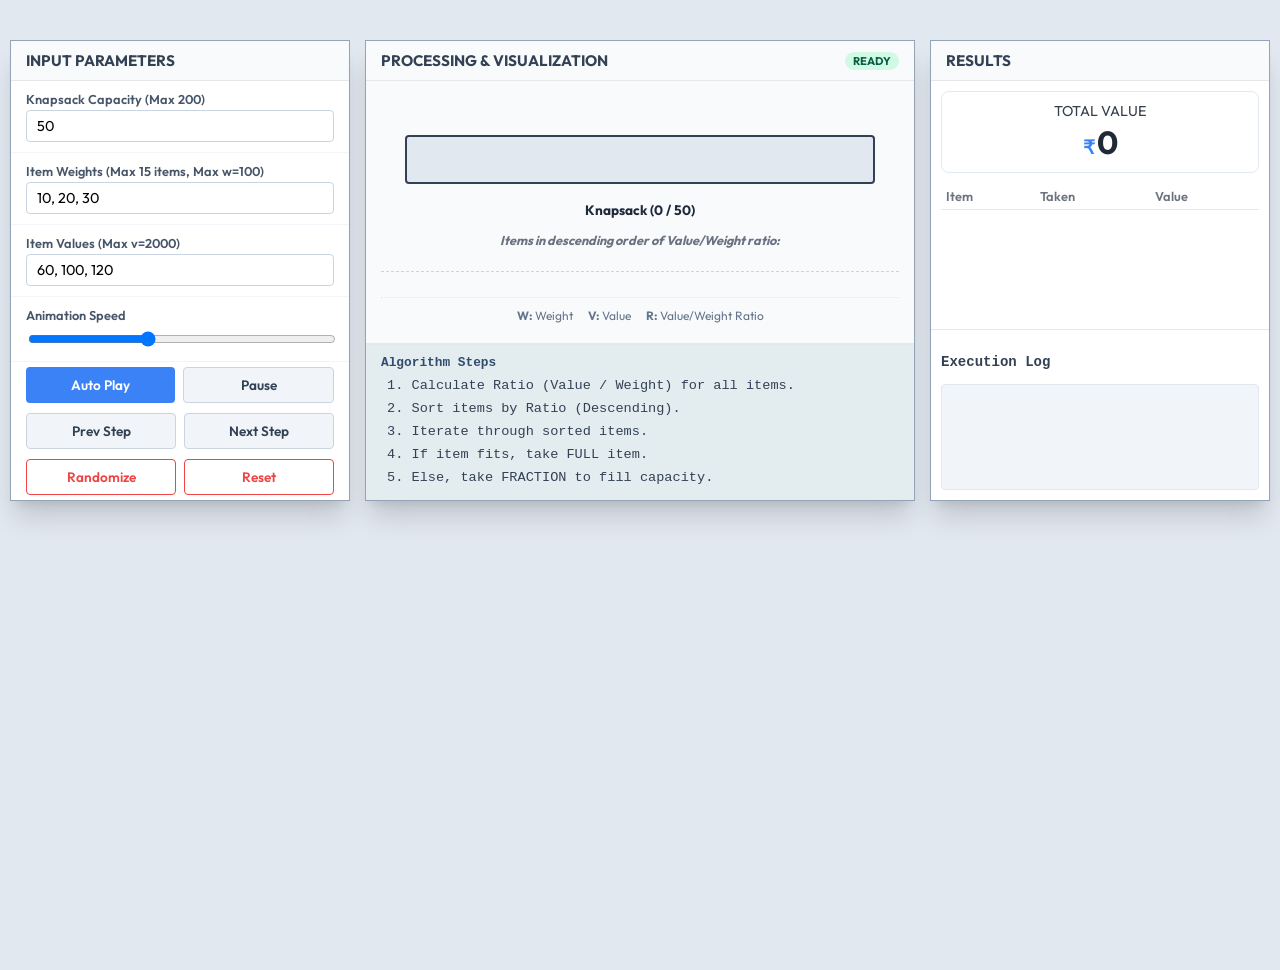
<file: simulation/index.html>
<!DOCTYPE html>
<html lang="en">

<head>
	<meta charset="UTF-8">
	<meta name="viewport" content="width=device-width, initial-scale=1.0">
	<title>Fractional Knapsack Simulation</title>

	<!-- Google Fonts -->
	<link rel="preconnect" href="https://fonts.googleapis.com">
	<link rel="preconnect" href="https://fonts.gstatic.com" crossorigin>
	<link href="https://fonts.googleapis.com/css2?family=Outfit:wght@300;400;600;700&display=swap" rel="stylesheet">

	<link rel="stylesheet" href="css/main.css">
</head>

<body>

<!-- Knapsack Explanation Popup -->
<div id="knapsackPopup" style="
    display:none;
    position: absolute;
    top: 10px;
    left: 50%;
    transform: translateX(-50%);
    background: #ffffff;
    border: 2px solid #3b82f6;
    border-radius: 8px;
    box-shadow: 0 10px 25px rgba(0,0,0,0.25);
    padding: 16px 18px;
    width: 420px;
    z-index: 50;
">
    <h3 style="margin:0 0 8px;color:#1e40af;">
        Why is the Knapsack not fully filled?
    </h3>

    <p style="font-size:0.85rem; color:#334155; line-height:1.5; margin:0;">
        The total weight of all available items is
        <b>less than the knapsack capacity</b>.
        Since no more items are available (even fractionally),
        the knapsack remains partially empty.
    </p>

    <p style="font-size:0.85rem; color:#334155; line-height:1.5;">
        This is a <b>valid optimal outcome</b> in the Fractional Knapsack algorithm.
    </p>

    <div style="text-align:right;">
        <button onclick="closeKnapsackPopup()" style="
            padding:5px 12px;
            background:#3b82f6;
            color:white;
            border:none;
            border-radius:4px;
            cursor:pointer;
            font-size:0.8rem;
        ">
            OK
        </button>
    </div>
</div>


<body>

	<div class="app-container">
		<div class="main-grid">

			<!-- INPUT PANEL -->
			<div class="glass-panel input-panel">
				<div class="panel-header">
					<h2>Input Parameters</h2>
				</div>

				<div class="input-group">
					<label for="capacity">Knapsack Capacity (Max 200)</label>
					<input type="number" id="capacity" value="50" min="1" max="200" placeholder="1-200">
				</div>

				<div class="input-group">
					<label for="weights">Item Weights (Max 15 items, Max w=100)</label>
					<input type="text" id="weights" value="10, 20, 30" placeholder="e.g. 10, 20, 30">
				</div>

				<div class="input-group">
					<label for="values">Item Values (Max v=2000)</label>
					<input type="text" id="values" value="60, 100, 120" placeholder="e.g. 60, 100, 120">
				</div>

				<div class="input-group">
					<label for="speedRange">Animation Speed</label>
					<input type="range" id="speedSlider" min="50" max="2000" step="1" value="800" />

					<div class="range-labels">
					</div>
				</div>

				<div class="btn-group">
					<button id="autoPlayBtn" class="primary-btn">Auto Play</button>
					<button id="pauseBtn" class="secondary-btn">Pause</button>
				</div>
				<div class="btn-group sub-controls">
					<button id="prevBtn" class="secondary-btn">Prev Step</button>
					<button id="nextBtn" class="secondary-btn">Next Step</button>
				</div>
				<div class="btn-group">
					<button id="randomBtn" class="outline-btn">Randomize</button>
					<button id="resetBtn" class="outline-btn">Reset</button>
				</div>
			</div>

			<!-- PROCESSING PANEL -->
			<div class="glass-panel processing-panel">
				<div class="panel-header">
					<h2>Processing & Visualization</h2>
					<span id="statusTag" class="status-tag">Ready</span>
				</div>

				<div class="viz-container" id="vizContainer">

					<div class="items-pool-section">
						<div class="section-label">Items in descending order of Value/Weight ratio:</div>
						<div id="itemsContainer" class="items-row">
							<!-- JS will inject items here -->
						</div>
					</div>

					<div class="knapsack-wrapper">
						<div class="knapsack-container">
							<div id="knapsackFill" class="knapsack-fill"></div>
						</div>
						<div class="knapsack-label">Knapsack (<span id="currentWeightDisplay">0</span> / <span
								id="capacityDisplay">50</span>)</div>
					</div>

					<div class="viz-legend">
						<span><b>W:</b> Weight</span>
						<span><b>V:</b> Value</span>
						<span><b>R:</b> Value/Weight Ratio</span>
					</div>
				</div>

				<!-- Algorithm Steps -->
				<div class="pseudocode-section">
					<h3>Algorithm Steps</h3>
					<ul class="steps-list">
						<li id="step-0">1. Calculate Ratio (Value / Weight) for all items.</li>
						<li id="step-1">2. Sort items by Ratio (Descending).</li>
						<li id="step-2">3. Iterate through sorted items.</li>
						<li id="step-3">4. If item fits, take FULL item.</li>
						<li id="step-4">5. Else, take FRACTION to fill capacity.</li>
					</ul>
				</div>
			</div>

			<!-- OUTPUT PANEL -->
			<div class="glass-panel output-panel">
				<div class="panel-header">
					<h2>Results</h2>
				</div>

				<div class="result-card">
					<h3>Total Value</h3>
					<div id="totalValueCheck" class="total-value">0</div>
				</div>

				<div class="result-details">
					<div id="resultList" class="result-list">
						<!-- Table will go here -->
						<table class="result-table">
							<thead>
								<tr>
									<th>Item</th>
									<th>Taken</th>
									<th>Value</th>
								</tr>
							</thead>
							<tbody id="resultBody">
							</tbody>
						</table>
					</div>
				</div>

				<div class="log-console">
					<h3>Execution Log</h3>
					<div id="logArea" class="log-area"></div>
				</div>
			</div>

		</div>
	</div>

	<script src="js/main.js"></script>
<script src="../assets/js/iframeResize.js"></script>
        
        </body>

</html>
</file>
<file: simulation/css/main.css>
:root {
    --primary-color: #3b82f6;
    --primary-hover: #2563eb;
    --secondary-color: #64748b;
    --accent-color: #0ea5e9;
    --panel-bg: #ffffff;
    --text-main: #1f2937;
    --text-muted: #6b7280;
    --border-color: #e5e7eb;
    --shadow: 0 4px 6px -1px rgba(0, 0, 0, 0.1), 0 2px 4px -1px rgba(0, 0, 0, 0.06);
    --radius: 8px;
    --font-heading: 'Outfit', sans-serif;
    --font-body: 'Outfit', sans-serif;
}

body {
    margin: 0;
    padding: 0;
    font-family: var(--font-body);
    background: #e2e8f0;
    /* Darker background for better contrast */
    background-size: cover;
    background-attachment: fixed;
    background-position: center 6px;
    color: var(--text-main);
    min-height: 100vh;
    overflow-x: hidden;
    overflow-y: auto;
}

/* MAIN LAYOUT */
.app-container {
    max-width: 1400px;
    margin: 30px auto 40px auto;
    padding: 10px;
    display: flex;
    flex-direction: column;
    min-height: 100vh;
    box-sizing: border-box;
    justify-content: flex-start;
}

.main-grid {
    display: grid;
    grid-template-columns: 340px 1fr 340px;
    gap: 15px;
    /* Reduced gap */
    min-height: auto;
    overflow: visible;
}

/* PANELS */
.glass-panel {
    background: var(--panel-bg);
    box-shadow: 0 20px 25px -5px rgba(0, 0, 0, 0.15), 0 8px 10px -6px rgba(0, 0, 0, 0.1);
    /* Stronger shadow */
    border: 1px solid #94a3b8;
    /* Darker border */
    display: flex;
    flex-direction: column;
    overflow: visible;
    /* Reduced min heights specifically */
}

.panel-header {
    padding: 10px 15px;
    /* Compact */
    background: #f8fafc;
    border-bottom: 1px solid var(--border-color);
    display: flex;
    justify-content: space-between;
    align-items: center;
}

.panel-header h2 {
    margin: 0;
    font-size: 0.95rem;
    /* Slightly smaller */
    font-weight: 700;
    color: #334155;
    text-transform: uppercase;
}

/* INPUT STYLES */
.input-panel {
    padding: 0;
}

.input-panel .input-group {
    padding: 10px 15px;
    /* Compact */
    border-bottom: 1px solid #f1f5f9;
}

.input-panel label {
    display: block;
    margin-bottom: 3px;
    font-size: 0.8rem;
    font-weight: 600;
    color: #475569;
}

.input-panel input[type="text"],
.input-panel input[type="number"] {
    width: 100%;
    padding: 6px 10px;
    border: 1px solid #cbd5e1;
    border-radius: 4px;
    font-family: var(--font-body);
    font-size: 0.9rem;
    outline: none;
    box-sizing: border-box;
    background: #ffffff;
}

input[type="range"] {
    width: 100%;
    margin-top: 5px;
    cursor: pointer;
}

/* BUTTONS */
.btn-group {
    padding: 5px 15px;
    display: flex;
    gap: 8px;
    justify-content: stretch;
}

.sub-controls {
    padding: 5px 15px;
}

button {
    padding: 8px;
    border: none;
    border-radius: 4px;
    font-family: var(--font-body);
    font-weight: 600;
    cursor: pointer;
    font-size: 0.85rem;
    flex: 1;
}

.primary-btn {
    background: var(--primary-color);
    color: white;
}

.primary-btn:hover {
    background: var(--primary-hover);
}

.secondary-btn {
    background: #f1f5f9;
    color: #334155;
    border: 1px solid #cbd5e1;
}

.secondary-btn:hover {
    background: #e2e8f0;
}

.outline-btn {
    background: white;
    border: 1px solid #ef4444;
    color: #ef4444;
}

.outline-btn:hover {
    background: #fef2f2;
}

/* PROCESSING VISUALIZATION */
.processing-panel {
    display: flex;
    flex-direction: column;
}

.viz-container {
    flex: 2;
    background: #f8fafc;
    border-bottom: 1px solid var(--border-color);
    display: flex;
    flex-direction: column;
    align-items: center;
    justify-content: flex-start;
    padding: 15px;
    overflow-y: auto;
    /* User request: Make middle section scrollable */
    position: relative;
    justify-content: start;
    /* Reset from evenly */
}

.items-pool-section {
    width: 100%;
    border-bottom: 1px dashed #cbd5e1;
    display: flex;
    flex-direction: column;
    align-items: center;
    padding-bottom: 15px;
    margin-bottom: 15px;
    margin-top: 25px;
    order: 2;
}

.section-label {
    font-size: 0.8rem;
    color: var(--text-muted);
    margin-bottom: 8px;
    font-weight: 700;
    font-style: italic;
    width: 100%;
    text-align: center;
}

.items-row {
    display: flex;
    flex-wrap: wrap;
    gap: 8px;
    justify-content: center;
}

/* ITEM CARD */
.item-card {
    width: 60px;
    /* Smaller */
    background: white;
    border: 1px solid #e2e8f0;
    border-radius: 4px;
    text-align: center;
    padding: 4px;
    box-shadow: 0 1px 2px rgba(0, 0, 0, 0.1);
    transition: transform 0.2s;
    display: flex;
    flex-direction: column;
    align-items: center;
}

.item-card.active {
    border-color: var(--primary-color);
    box-shadow: 0 0 0 2px var(--primary-color);
    transform: translateY(-2px);
}

.item-card.taken {
    background: #f0fdf4;
    border-color: #22c55e;
    opacity: 0.7;
}

.item-visual {
    width: 100%;
    height: 30px;
    border-radius: 2px;
    margin-bottom: 2px;
    color: white;
    font-size: 0.7rem;
    display: flex;
    align-items: center;
    justify-content: center;
    font-weight: bold;
    flex-shrink: 0;
}

.item-info {
    font-size: 0.65rem;
    color: #334155;
}

.item-ratio {
    font-size: 0.6rem;
    color: var(--primary-color);
    font-weight: 700;
}

/* KNAPSACK */
.knapsack-wrapper {
    display: flex;
    flex-direction: column;
    align-items: center;
    width: 90%;
    margin-bottom: 15px;
    order: 1;
}

.knapsack-container {
    width: 100%;
    height: 40px;
    /* Slightly smaller but not 35 */
    border: 2px solid #334155;
    border-radius: 4px;
    background: #e2e8f0;
    position: relative;
    overflow: hidden;
}

.knapsack-fill {
    height: 100%;
    width: 0%;
    background: repeating-linear-gradient(45deg, var(--accent-color), var(--accent-color) 10px, #0891b2 10px, #0891b2 20px);
    transition: width 0.3s ease-in-out;
}

.knapsack-label {
    position: absolute;
    width: 100%;
    text-align: center;
    top: 50%;
    transform: translateY(-50%);
    font-weight: bold;
    color: #0f172a;
    pointer-events: none;
    z-index: 5;
    font-size: 0.8rem;
}

/* LEGEND */
/* LEGEND */
.viz-legend {
    position: relative;
    /* User preferred scrollable option with no overlap */
    bottom: auto;
    left: auto;
    margin-top: 10px;
    width: 100%;
    display: flex;
    justify-content: center;
    gap: 15px;
    background: transparent;
    padding: 5px 0;
    font-size: 0.75rem;
    color: #64748b;
    border-top: 1px dotted #e2e8f0;
    padding-top: 10px;
    order: 3;
}



/* PSEUDOCODE - COMPACT */
.pseudocode-section {
    flex: 0 0 auto;
    background: #e3edf0;
    color: #334155;
    padding: 10px 15px;
    font-family: 'Consolas', monospace;
    font-size: 0.85rem;
    overflow-y: visible;
    border-top: 1px solid var(--border-color);
    height: auto;
    /* Restored from fixed 140px */
}

.pseudocode-section h3 {
    display: block;
    margin: 0 0 5px 0;
    font-size: 0.8rem;
    color: #324c70;
}

.steps-list {
    list-style: none;
    padding: 0;
    margin: 0;
}

.steps-list li {
    padding: 3px 6px;
    margin-bottom: 2px;
    border-radius: 2px;
}

.steps-list li.active-step {
    background: #3b82f6;
    color: white;
}

/* OUTPUT */
.output-panel .result-card {
    text-align: center;
    padding: 10px;
    background: white;
    border: 1px solid #e2e8f0;
    color: var(--text-main);
    margin: 10px;
    border-radius: 8px;
}

.total-value {
    font-size: 2rem;
    font-weight: 700;
    margin-top: 2px;
    display: flex;
    justify-content: center;
    align-items: baseline;
}

.total-value::before {
    content: '₹';
    color: var(--primary-color);
    font-size: 1.2rem;
    margin-right: 2px;
}

.result-card h3 {
    margin: 0;
    font-weight: 400;
    font-size: 0.9rem;
    opacity: 0.9;
    text-transform: uppercase;
}

.result-details {
    padding: 0 10px;
    flex: 1;
    overflow-y: auto;
    display: flex;
    flex-direction: column;
}

/* RESULT TABLE STYLE */
.result-table {
    width: 100%;
    border-collapse: collapse;
    font-size: 0.8rem;
}

.result-table th,
.result-table td {
    padding: 5px;
    border-bottom: 1px solid #e2e8f0;
    text-align: left;
}

.result-table th {
    font-weight: 600;
    color: var(--text-muted);
}

.result-table td:last-child {
    text-align: right;
    font-weight: 600;
}

/* LOGS */
.log-console {
    background: #ffffff;
    color: #334155;
    font-family: 'Consolas', monospace;
    font-size: 0.75rem;
    padding: 10px;
    border-top: 1px solid #e2e8f0;
    height: 150px;
    /* Restored from 90px */
    display: flex;
    flex-direction: column;
}

.log-area {
    background: #f1f5f9;
    border: 1px solid #e2e8f0;
    border-radius: 4px;
    padding: 4px;
    flex: 1;
    overflow-y: auto;
}

.status-tag {
    background: #d1fae5;
    color: #065f46;
    padding: 2px 8px;
    border-radius: 99px;
    font-size: 0.7rem;
    font-weight: 700;
    text-transform: uppercase;
}

@media (max-width: 1100px) {
    .main-grid {
        grid-template-columns: 1fr;
        overflow: visible;
    }

    .app-container {
        height: auto;
    }
}

@media (max-width: 768px) {
    .app-container {
        margin: 12px 8px 40px;
    }

    .main-grid {
        grid-template-columns: 1fr;
        gap: 12px;
    }

    .glass-panel {
        min-height: auto;
    }

    .processing-panel .viz-container,
    .result-details,
    .log-console {
        max-height: none;
        overflow: visible;
    }

    .log-console {
        height: 170px;
    }

    #knapsackPopup {
        position: fixed;
        top: 8px;
        left: 50%;
        transform: translateX(-50%);
        width: calc(100% - 20px);
        max-width: 420px;
        z-index: 999;
    }
}




.knapsack-wrapper {
    display: flex;
    flex-direction: column;
    align-items: center;
    margin-top: auto;
    width: 90%;
    margin-bottom: 10px;
}

.knapsack-container {
    width: 100%;
    height: 45px;
    border: 2px solid #334155;
    border-radius: 4px;
    background: #e2e8f0;
    position: relative;
    overflow: hidden;
}

.knapsack-fill {
    height: 100%;
    width: 0%;
    background: transparent;
    transition: width 0.3s ease-in-out;
    display: flex;
    position: absolute;
    top: 0;
    left: 0;
    z-index: 1;
}

.knapsack-label {
    position: relative;
    width: 100%;
    text-align: center;
    font-weight: 700;
    color: #1e293b;
    /* Darker for visibility */
    font-size: 0.85rem;
    margin-top: -5px;
    margin-bottom: 0px;
    z-index: 10;
    /* High z-index to ensure visibility */
}

/* Faded button style */
button.faded {
    opacity: 0.4;
    pointer-events: none;
    cursor: not-allowed;
}

button {
    transition: opacity 0.3s ease;
}
.knapsack-container {
    cursor: default;
}
.processing-panel {
    position: relative;   /* anchor for popup */
}
</file>
<file: experiment/simulation/css/main.css>
:root {
    --primary-color: #3b82f6;
    --primary-hover: #2563eb;
    --secondary-color: #64748b;
    --accent-color: #0ea5e9;
    --panel-bg: #ffffff;
    --text-main: #1f2937;
    --text-muted: #6b7280;
    --border-color: #e5e7eb;
    --shadow: 0 4px 6px -1px rgba(0, 0, 0, 0.1), 0 2px 4px -1px rgba(0, 0, 0, 0.06);
    --radius: 8px;
    --font-heading: 'Outfit', sans-serif;
    --font-body: 'Outfit', sans-serif;
}

body {
    margin: 0;
    padding: 0;
    font-family: var(--font-body);
    background: #e2e8f0;
    /* Darker background for better contrast */
    background-size: cover;
    background-attachment: fixed;
    background-position: center 6px;
    color: var(--text-main);
    min-height: 100vh;
    overflow-x: hidden;
    overflow-y: auto;
}

/* MAIN LAYOUT */
.app-container {
    max-width: 1400px;
    margin: 30px auto 40px auto;
    padding: 10px;
    display: flex;
    flex-direction: column;
    min-height: 100vh;
    box-sizing: border-box;
    justify-content: flex-start;
}

.main-grid {
    display: grid;
    grid-template-columns: 340px 1fr 340px;
    gap: 15px;
    /* Reduced gap */
    min-height: auto;
    overflow: visible;
}

/* PANELS */
.glass-panel {
    background: var(--panel-bg);
    box-shadow: 0 20px 25px -5px rgba(0, 0, 0, 0.15), 0 8px 10px -6px rgba(0, 0, 0, 0.1);
    /* Stronger shadow */
    border: 1px solid #94a3b8;
    /* Darker border */
    display: flex;
    flex-direction: column;
    overflow: visible;
    /* Reduced min heights specifically */
}

.panel-header {
    padding: 10px 15px;
    /* Compact */
    background: #f8fafc;
    border-bottom: 1px solid var(--border-color);
    display: flex;
    justify-content: space-between;
    align-items: center;
}

.panel-header h2 {
    margin: 0;
    font-size: 0.95rem;
    /* Slightly smaller */
    font-weight: 700;
    color: #334155;
    text-transform: uppercase;
}

/* INPUT STYLES */
.input-panel {
    padding: 0;
}

.input-panel .input-group {
    padding: 10px 15px;
    /* Compact */
    border-bottom: 1px solid #f1f5f9;
}

.input-panel label {
    display: block;
    margin-bottom: 3px;
    font-size: 0.8rem;
    font-weight: 600;
    color: #475569;
}

.input-panel input[type="text"],
.input-panel input[type="number"] {
    width: 100%;
    padding: 6px 10px;
    border: 1px solid #cbd5e1;
    border-radius: 4px;
    font-family: var(--font-body);
    font-size: 0.9rem;
    outline: none;
    box-sizing: border-box;
    background: #ffffff;
}

input[type="range"] {
    width: 100%;
    margin-top: 5px;
    cursor: pointer;
}

/* BUTTONS */
.btn-group {
    padding: 5px 15px;
    display: flex;
    gap: 8px;
    justify-content: stretch;
}

.sub-controls {
    padding: 5px 15px;
}

button {
    padding: 8px;
    border: none;
    border-radius: 4px;
    font-family: var(--font-body);
    font-weight: 600;
    cursor: pointer;
    font-size: 0.85rem;
    flex: 1;
}

.primary-btn {
    background: var(--primary-color);
    color: white;
}

.primary-btn:hover {
    background: var(--primary-hover);
}

.secondary-btn {
    background: #f1f5f9;
    color: #334155;
    border: 1px solid #cbd5e1;
}

.secondary-btn:hover {
    background: #e2e8f0;
}

.outline-btn {
    background: white;
    border: 1px solid #ef4444;
    color: #ef4444;
}

.outline-btn:hover {
    background: #fef2f2;
}

/* PROCESSING VISUALIZATION */
.processing-panel {
    display: flex;
    flex-direction: column;
}

.viz-container {
    flex: 2;
    background: #f8fafc;
    border-bottom: 1px solid var(--border-color);
    display: flex;
    flex-direction: column;
    align-items: center;
    justify-content: flex-start;
    padding: 15px;
    overflow-y: auto;
    /* User request: Make middle section scrollable */
    position: relative;
    justify-content: start;
    /* Reset from evenly */
}

.items-pool-section {
    width: 100%;
    border-bottom: 1px dashed #cbd5e1;
    display: flex;
    flex-direction: column;
    align-items: center;
    padding-bottom: 15px;
    margin-bottom: 15px;
    margin-top: 25px;
    order: 2;
}

.section-label {
    font-size: 0.8rem;
    color: var(--text-muted);
    margin-bottom: 8px;
    font-weight: 700;
    font-style: italic;
    width: 100%;
    text-align: center;
}

.items-row {
    display: flex;
    flex-wrap: wrap;
    gap: 8px;
    justify-content: center;
}

/* ITEM CARD */
.item-card {
    width: 60px;
    /* Smaller */
    background: white;
    border: 1px solid #e2e8f0;
    border-radius: 4px;
    text-align: center;
    padding: 4px;
    box-shadow: 0 1px 2px rgba(0, 0, 0, 0.1);
    transition: transform 0.2s;
    display: flex;
    flex-direction: column;
    align-items: center;
}

.item-card.active {
    border-color: var(--primary-color);
    box-shadow: 0 0 0 2px var(--primary-color);
    transform: translateY(-2px);
}

.item-card.taken {
    background: #f0fdf4;
    border-color: #22c55e;
    opacity: 0.7;
}

.item-visual {
    width: 100%;
    height: 30px;
    border-radius: 2px;
    margin-bottom: 2px;
    color: white;
    font-size: 0.7rem;
    display: flex;
    align-items: center;
    justify-content: center;
    font-weight: bold;
    flex-shrink: 0;
}

.item-info {
    font-size: 0.65rem;
    color: #334155;
}

.item-ratio {
    font-size: 0.6rem;
    color: var(--primary-color);
    font-weight: 700;
}

/* KNAPSACK */
.knapsack-wrapper {
    display: flex;
    flex-direction: column;
    align-items: center;
    width: 90%;
    margin-bottom: 15px;
    order: 1;
}

.knapsack-container {
    width: 100%;
    height: 40px;
    /* Slightly smaller but not 35 */
    border: 2px solid #334155;
    border-radius: 4px;
    background: #e2e8f0;
    position: relative;
    overflow: hidden;
}

.knapsack-fill {
    height: 100%;
    width: 0%;
    background: repeating-linear-gradient(45deg, var(--accent-color), var(--accent-color) 10px, #0891b2 10px, #0891b2 20px);
    transition: width 0.3s ease-in-out;
}

.knapsack-label {
    position: absolute;
    width: 100%;
    text-align: center;
    top: 50%;
    transform: translateY(-50%);
    font-weight: bold;
    color: #0f172a;
    pointer-events: none;
    z-index: 5;
    font-size: 0.8rem;
}

/* LEGEND */
/* LEGEND */
.viz-legend {
    position: relative;
    /* User preferred scrollable option with no overlap */
    bottom: auto;
    left: auto;
    margin-top: 10px;
    width: 100%;
    display: flex;
    justify-content: center;
    gap: 15px;
    background: transparent;
    padding: 5px 0;
    font-size: 0.75rem;
    color: #64748b;
    border-top: 1px dotted #e2e8f0;
    padding-top: 10px;
    order: 3;
}



/* PSEUDOCODE - COMPACT */
.pseudocode-section {
    flex: 0 0 auto;
    background: #e3edf0;
    color: #334155;
    padding: 10px 15px;
    font-family: 'Consolas', monospace;
    font-size: 0.85rem;
    overflow-y: visible;
    border-top: 1px solid var(--border-color);
    height: auto;
    /* Restored from fixed 140px */
}

.pseudocode-section h3 {
    display: block;
    margin: 0 0 5px 0;
    font-size: 0.8rem;
    color: #324c70;
}

.steps-list {
    list-style: none;
    padding: 0;
    margin: 0;
}

.steps-list li {
    padding: 3px 6px;
    margin-bottom: 2px;
    border-radius: 2px;
}

.steps-list li.active-step {
    background: #3b82f6;
    color: white;
}

/* OUTPUT */
.output-panel .result-card {
    text-align: center;
    padding: 10px;
    background: white;
    border: 1px solid #e2e8f0;
    color: var(--text-main);
    margin: 10px;
    border-radius: 8px;
}

.total-value {
    font-size: 2rem;
    font-weight: 700;
    margin-top: 2px;
    display: flex;
    justify-content: center;
    align-items: baseline;
}

.total-value::before {
    content: '₹';
    color: var(--primary-color);
    font-size: 1.2rem;
    margin-right: 2px;
}

.result-card h3 {
    margin: 0;
    font-weight: 400;
    font-size: 0.9rem;
    opacity: 0.9;
    text-transform: uppercase;
}

.result-details {
    padding: 0 10px;
    flex: 1;
    overflow-y: auto;
    display: flex;
    flex-direction: column;
}

/* RESULT TABLE STYLE */
.result-table {
    width: 100%;
    border-collapse: collapse;
    font-size: 0.8rem;
}

.result-table th,
.result-table td {
    padding: 5px;
    border-bottom: 1px solid #e2e8f0;
    text-align: left;
}

.result-table th {
    font-weight: 600;
    color: var(--text-muted);
}

.result-table td:last-child {
    text-align: right;
    font-weight: 600;
}

/* LOGS */
.log-console {
    background: #ffffff;
    color: #334155;
    font-family: 'Consolas', monospace;
    font-size: 0.75rem;
    padding: 10px;
    border-top: 1px solid #e2e8f0;
    height: 150px;
    /* Restored from 90px */
    display: flex;
    flex-direction: column;
}

.log-area {
    background: #f1f5f9;
    border: 1px solid #e2e8f0;
    border-radius: 4px;
    padding: 4px;
    flex: 1;
    overflow-y: auto;
}

.status-tag {
    background: #d1fae5;
    color: #065f46;
    padding: 2px 8px;
    border-radius: 99px;
    font-size: 0.7rem;
    font-weight: 700;
    text-transform: uppercase;
}

@media (max-width: 1100px) {
    .main-grid {
        grid-template-columns: 1fr;
        overflow: visible;
    }

    .app-container {
        height: auto;
    }
}

@media (max-width: 768px) {
    .app-container {
        margin: 12px 8px 40px;
    }

    .main-grid {
        grid-template-columns: 1fr;
        gap: 12px;
    }

    .glass-panel {
        min-height: auto;
    }

    .processing-panel .viz-container,
    .result-details,
    .log-console {
        max-height: none;
        overflow: visible;
    }

    .log-console {
        height: 170px;
    }

    #knapsackPopup {
        position: fixed;
        top: 8px;
        left: 50%;
        transform: translateX(-50%);
        width: calc(100% - 20px);
        max-width: 420px;
        z-index: 999;
    }
}




.knapsack-wrapper {
    display: flex;
    flex-direction: column;
    align-items: center;
    margin-top: auto;
    width: 90%;
    margin-bottom: 10px;
}

.knapsack-container {
    width: 100%;
    height: 45px;
    border: 2px solid #334155;
    border-radius: 4px;
    background: #e2e8f0;
    position: relative;
    overflow: hidden;
}

.knapsack-fill {
    height: 100%;
    width: 0%;
    background: transparent;
    transition: width 0.3s ease-in-out;
    display: flex;
    position: absolute;
    top: 0;
    left: 0;
    z-index: 1;
}

.knapsack-label {
    position: relative;
    width: 100%;
    text-align: center;
    font-weight: 700;
    color: #1e293b;
    /* Darker for visibility */
    font-size: 0.85rem;
    margin-top: -5px;
    margin-bottom: 0px;
    z-index: 10;
    /* High z-index to ensure visibility */
}

/* Faded button style */
button.faded {
    opacity: 0.4;
    pointer-events: none;
    cursor: not-allowed;
}

button {
    transition: opacity 0.3s ease;
}
.knapsack-container {
    cursor: default;
}
.processing-panel {
    position: relative;   /* anchor for popup */
}
</file>
